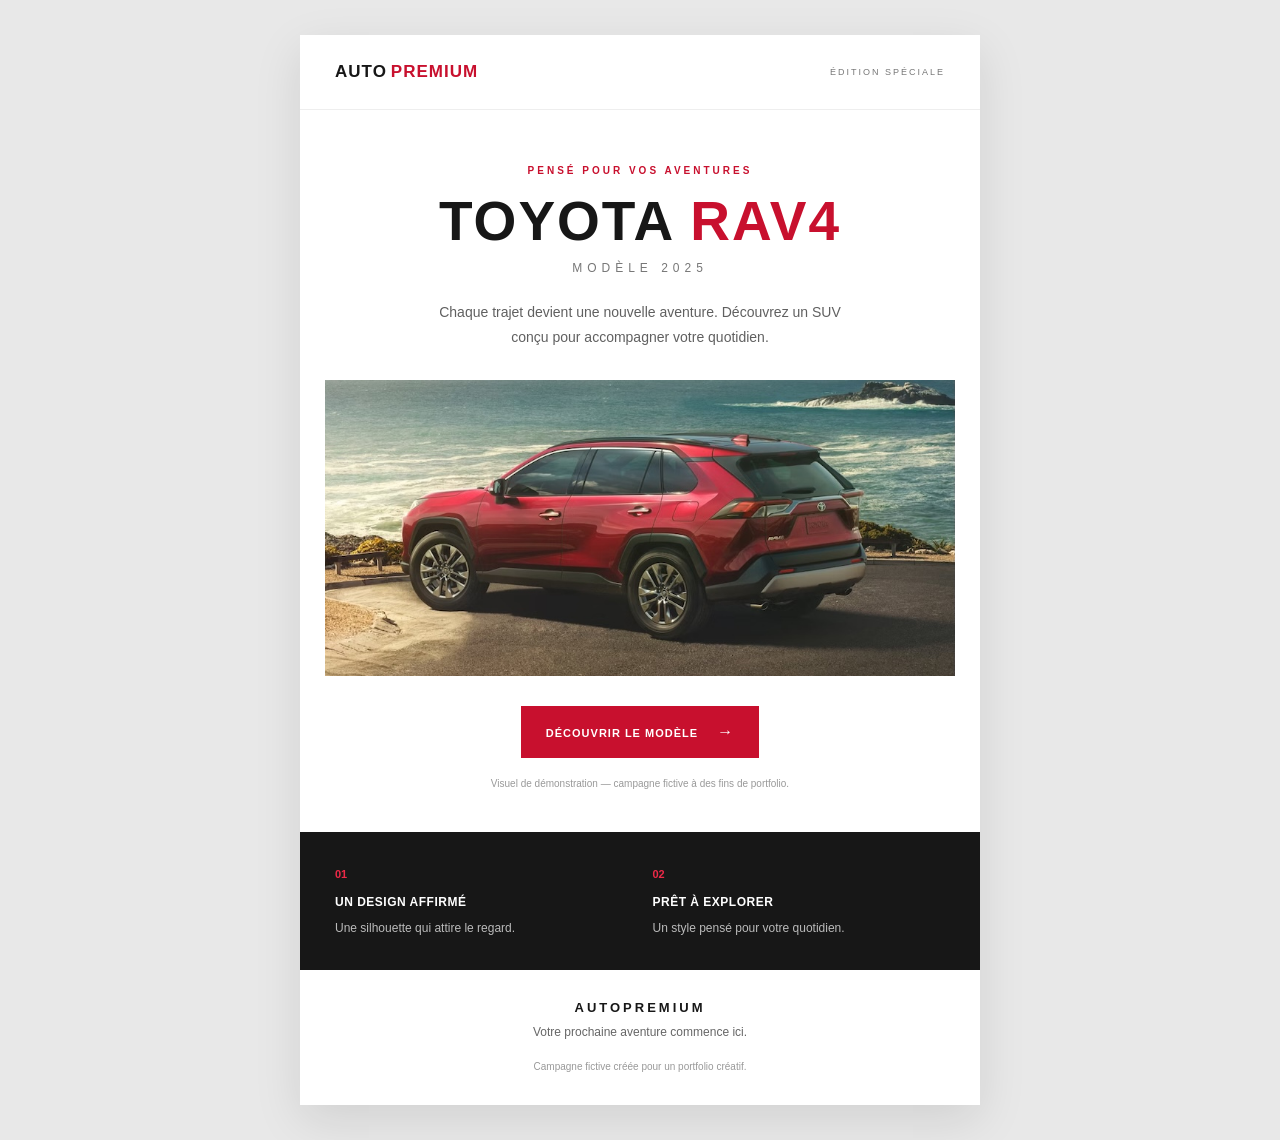
<file: index.html>
<!DOCTYPE html>
<html lang="fr">
<head>
  <meta charset="UTF-8">
  <meta name="viewport" content="width=device-width, initial-scale=1.0">
  <meta name="description" content="Découvrez notre campagne automobile Toyota RAV4 2025.">
  <title>Toyota RAV4 2025 | Email Marketing</title>
  <link rel="stylesheet" href="style.css">
</head>

<body>

  <main class="email">

    <header class="header">
      <a href="#" class="brand">AUTO<span>PREMIUM</span></a>
      <p class="edition">ÉDITION SPÉCIALE</p>
    </header>

    <section class="hero">
      <p class="eyebrow">PENSÉ POUR VOS AVENTURES</p>

      <h1>TOYOTA <span>RAV4</span></h1>

      <p class="year">MODÈLE 2025</p>

      <p class="description">
        Chaque trajet devient une nouvelle aventure.
        Découvrez un SUV conçu pour accompagner votre quotidien.
      </p>

      <div class="car-image">
        <img
          src="photo1.jpeg"
          alt="Visuel de présentation du Toyota RAV4 2025"
        >
      </div>

      <a href="#" class="button">DÉCOUVRIR LE MODÈLE <span>→</span></a>

      <p class="disclaimer">
        Visuel de démonstration — campagne fictive à des fins de portfolio.
      </p>
    </section>

    <section class="features">
      <article>
        <span class="number">01</span>
        <h2>UN DESIGN AFFIRMÉ</h2>
        <p>Une silhouette qui attire le regard.</p>
      </article>

      <article>
        <span class="number">02</span>
        <h2>PRÊT À EXPLORER</h2>
        <p>Un style pensé pour votre quotidien.</p>
      </article>
    </section>

    <footer class="footer">
      <p class="footer-brand">AUTOPREMIUM</p>
      <p>Votre prochaine aventure commence ici.</p>
      <p class="small">Campagne fictive créée pour un portfolio créatif.</p>
    </footer>

  </main>

</body>
</html>
</file>
<file: style.css>
* {
  box-sizing: border-box;
  margin: 0;
  padding: 0;
}

body {
  font-family: Arial, Helvetica, sans-serif;
  background: #e8e8e8;
  color: #171717;
  padding: 35px 15px;
}

.email {
  max-width: 680px;
  margin: 0 auto;
  background: #ffffff;
  overflow: hidden;
  box-shadow: 0 15px 45px rgba(0, 0, 0, 0.10);
}

.header {
  min-height: 75px;
  padding: 24px 35px;
  display: flex;
  align-items: center;
  justify-content: space-between;
  border-bottom: 1px solid #eeeeee;
}

.brand {
  color: #171717;
  text-decoration: none;
  font-size: 17px;
  font-weight: 900;
  letter-spacing: 1px;
}

.brand span {
  color: #c8102e;
  margin-left: 4px;
}

.edition {
  color: #777777;
  font-size: 9px;
  letter-spacing: 2px;
}

.hero {
  padding: 55px 35px 40px;
  text-align: center;
}

.eyebrow {
  color: #c8102e;
  font-size: 10px;
  font-weight: bold;
  letter-spacing: 3px;
  margin-bottom: 18px;
}

h1 {
  font-size: clamp(35px, 8vw, 55px);
  line-height: 1;
  letter-spacing: 2px;
  font-weight: 900;
}

h1 span {
  color: #c8102e;
}

.year {
  margin-top: 12px;
  font-size: 12px;
  letter-spacing: 5px;
  color: #777777;
}

.description {
  max-width: 420px;
  margin: 25px auto 30px;
  color: #606060;
  font-size: 14px;
  line-height: 1.8;
}

.car-image {
  margin: 0 -10px 30px;
  background: #eeeeee;
  overflow: hidden;
}

.car-image img {
  display: block;
  width: 100%;
  height: auto;
}

.button {
  display: inline-block;
  background: #c8102e;
  color: #ffffff;
  text-decoration: none;
  padding: 17px 25px;
  font-size: 11px;
  font-weight: bold;
  letter-spacing: 1px;
  transition: background 0.2s ease;
}

.button:hover {
  background: #970b22;
}

.button span {
  margin-left: 15px;
  font-size: 16px;
}

.disclaimer {
  color: #999999;
  font-size: 10px;
  line-height: 1.6;
  margin-top: 18px;
}

.features {
  display: grid;
  grid-template-columns: 1fr 1fr;
  background: #171717;
  color: #ffffff;
  padding: 32px 35px;
  gap: 25px;
}

.number {
  color: #ed2947;
  font-size: 11px;
  font-weight: bold;
}

.features h2 {
  font-size: 12px;
  margin: 13px 0 9px;
  letter-spacing: 0.5px;
}

.features article p {
  color: #bbbbbb;
  font-size: 12px;
  line-height: 1.7;
}

.footer {
  text-align: center;
  padding: 30px 20px;
}

.footer-brand {
  font-size: 13px;
  font-weight: 900;
  letter-spacing: 3px;
  margin-bottom: 10px;
}

.footer > p:nth-child(2) {
  color: #666666;
  font-size: 12px;
}

.footer .small {
  margin-top: 20px;
  font-size: 10px;
  line-height: 1.6;
  color: #999999;
}

@media (max-width: 480px) {
  body {
    padding: 10px 5px;
  }

  .header {
    padding: 20px 15px;
  }

  .edition {
    font-size: 8px;
    letter-spacing: 1px;
  }

  .hero {
    padding: 40px 20px 30px;
  }

  .features {
    padding: 25px 20px;
    gap: 15px;
  }

  .features h2 {
    font-size: 11px;
  }
}
</file>
